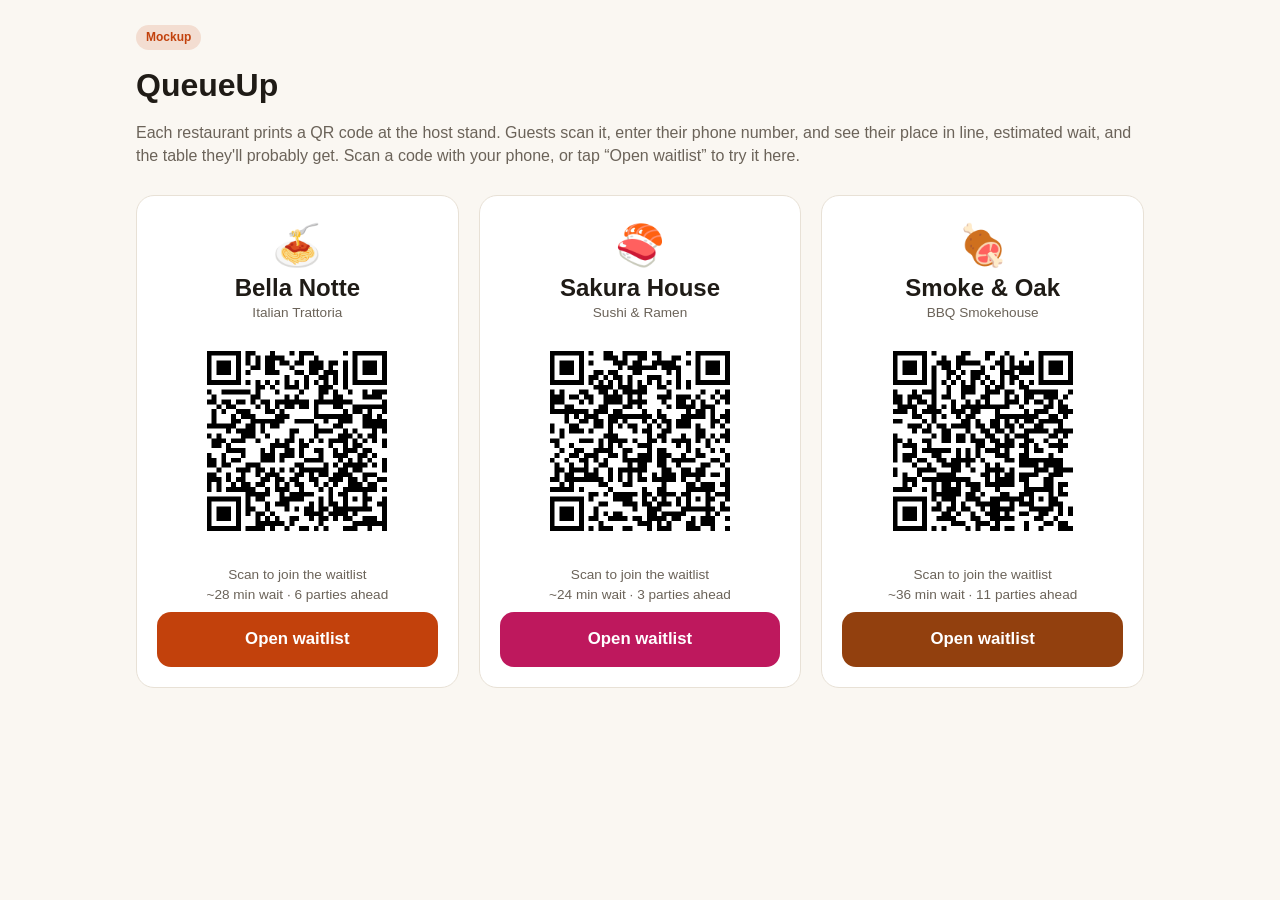
<file: restaurant-queue/index.html>
<!doctype html>
<html lang="en">
<head>
  <meta charset="utf-8">
  <meta name="viewport" content="width=device-width, initial-scale=1">
  <title>QueueUp — Restaurant Waitlist</title>
  <link rel="stylesheet" href="styles.css">
  <script src="qrcode.min.js"></script>
  <script src="data.js"></script>
</head>
<body>
  <main class="wrap wide">
    <header class="stack" style="margin-bottom:28px">
      <span class="pill">Mockup</span>
      <h1>QueueUp</h1>
      <p class="muted">Each restaurant prints a QR code at the host stand. Guests scan it, enter their phone number,
        and see their place in line, estimated wait, and the table they'll probably get.
        Scan a code with your phone, or tap “Open waitlist” to try it here.</p>
    </header>
    <section class="grid" id="posters"></section>
  </main>

  <script>
    const base = new URL("join.html", location.href);
    const posters = document.getElementById("posters");

    for (const [id, r] of Object.entries(RESTAURANTS)) {
      const url = new URL(base);
      url.searchParams.set("r", id);

      const card = document.createElement("article");
      card.className = "card poster";
      card.style.setProperty("--accent", r.accent);
      card.innerHTML = `
        <div style="font-size:40px">${r.emoji}</div>
        <h2>${r.name}</h2>
        <p class="muted small">${r.cuisine}</p>
        <div class="qr"></div>
        <p class="small muted">Scan to join the waitlist<br>
          ~${(r.partiesAhead + 1) * r.minutesPerParty} min wait · ${r.partiesAhead} parties ahead</p>
        <a class="btn" href="${url}">Open waitlist</a>`;
      posters.appendChild(card);

      const qrBox = card.querySelector(".qr");
      if (window.QRCode) {
        new QRCode(qrBox, { text: url.href, width: 360, height: 360, correctLevel: QRCode.CorrectLevel.M });
      } else {
        qrBox.textContent = "QR library failed to load";
      }
    }
  </script>
</body>
</html>
</file>
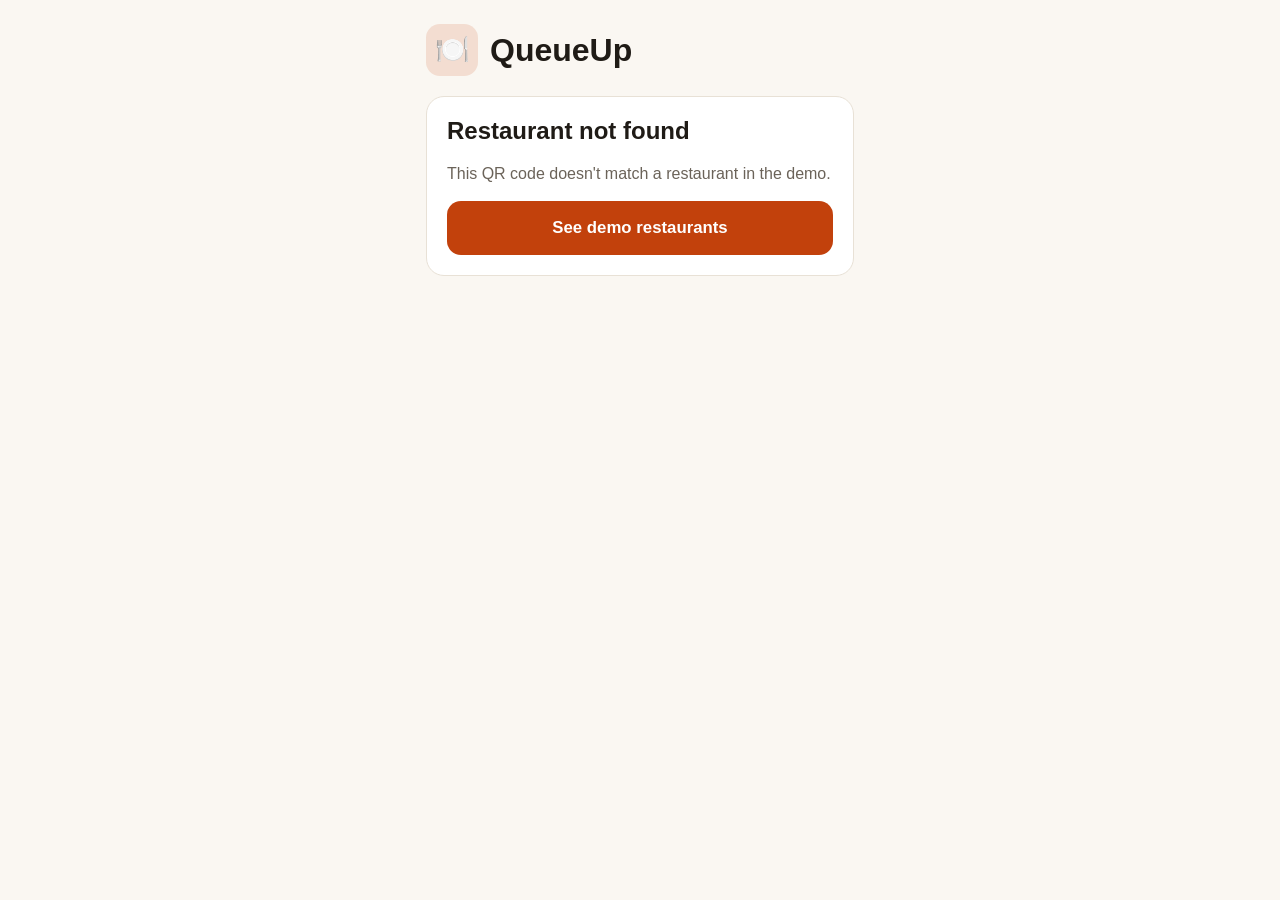
<file: restaurant-queue/join.html>
<!doctype html>
<html lang="en">
<head>
  <meta charset="utf-8">
  <meta name="viewport" content="width=device-width, initial-scale=1">
  <title>Join the Waitlist</title>
  <link rel="stylesheet" href="styles.css">
  <script src="data.js"></script>
</head>
<body>
  <main class="wrap">
    <header class="brand">
      <div class="logo" id="logo"></div>
      <div>
        <h1 id="name">Restaurant</h1>
        <p class="muted small" id="cuisine"></p>
      </div>
    </header>

    <!-- Unknown restaurant -->
    <section id="notFound" class="card stack" hidden>
      <h2>Restaurant not found</h2>
      <p class="muted">This QR code doesn't match a restaurant in the demo.</p>
      <a class="btn" href="index.html">See demo restaurants</a>
    </section>

    <!-- Step 1: join form -->
    <form id="joinForm" class="card stack" hidden novalidate>
      <div>
        <h2>Join the waitlist</h2>
        <p class="muted small" id="lineSummary"></p>
      </div>
      <div>
        <label for="phone">Phone number</label>
        <input id="phone" type="tel" inputmode="numeric" autocomplete="tel" placeholder="(555) 123-4567">
        <div class="error" id="phoneError"></div>
      </div>
      <div>
        <label>Party size</label>
        <div class="party" id="party"></div>
      </div>
      <button class="btn" type="submit">Get my place in line</button>
      <p class="muted small" style="text-align:center">We'll text you when your table is ready.</p>
    </form>

    <!-- Step 2: status -->
    <section id="status" class="stack" hidden>
      <div class="card hero" id="heroCard">
        <p class="label" id="heroLabel">Your place in line</p>
        <p class="big" id="position">#7</p>
        <p class="muted" id="heroSub"></p>
        <p class="muted small" id="heroPhone"></p>
        <div class="progress"><div id="bar" style="width:0%"></div></div>
      </div>

      <div class="stats">
        <div class="card stat">
          <p class="label muted small">Est. wait</p>
          <p class="val" id="wait">—</p>
        </div>
        <div class="card stat">
          <p class="label muted small">Likely table</p>
          <p class="val" id="tableName">—</p>
        </div>
      </div>

      <div class="card">
        <h3>Where you'll probably sit</h3>
        <p class="muted small" id="tableNote"></p>
        <div class="floor" id="floor"><span class="door">Entrance</span></div>
        <div class="legend">
          <span style="--c:var(--accent)">Your table</span>
          <span style="--c:var(--warn)">Finishing soon</span>
          <span style="--c:var(--busy)">Occupied</span>
          <span class="res">Reserved</span>
        </div>
      </div>

      <button class="btn ghost" id="leave">Leave the waitlist</button>
      <p class="muted small" style="text-align:center">Demo: the line moves up one spot every 10 seconds.</p>
    </section>
  </main>

  <script>
    const TICK_MS = 10000; // demo speed: one party seated every 10s
    let timer;
    const $ = id => document.getElementById(id);

    const id = new URLSearchParams(location.search).get("r");
    const r = RESTAURANTS[id];
    const storeKey = "queueup:" + id;

    if (!r) {
      $("name").textContent = "QueueUp";
      $("logo").textContent = "🍽️";
      $("notFound").hidden = false;
    } else {
      document.documentElement.style.setProperty("--accent", r.accent);
      document.title = `Join the Waitlist · ${r.name}`;
      $("name").textContent = r.name;
      $("cuisine").textContent = r.cuisine;
      $("logo").textContent = r.emoji;
      load() ? showStatus() : showForm();
    }

    // ---------- storage ----------
    function load() {
      try { return JSON.parse(localStorage.getItem(storeKey)); } catch { return null; }
    }
    function save(entry) {
      try { localStorage.setItem(storeKey, JSON.stringify(entry)); } catch {}
      window.__entry = entry; // fallback if storage is blocked
    }
    function clear() {
      try { localStorage.removeItem(storeKey); } catch {}
      window.__entry = null;
    }

    // ---------- step 1 ----------
    function showForm() {
      $("status").hidden = true;
      $("joinForm").hidden = false;
      $("lineSummary").textContent =
        `${r.partiesAhead} parties ahead · about ${(r.partiesAhead + 1) * r.minutesPerParty} min wait`;

      let partySize = 2;
      const party = $("party");
      party.innerHTML = "";
      ["1", "2", "3", "4", "5", "6+"].forEach((label, i) => {
        const b = document.createElement("button");
        b.type = "button";
        b.textContent = label;
        b.setAttribute("aria-pressed", i + 1 === partySize);
        b.onclick = () => {
          partySize = i + 1;
          party.querySelectorAll("button").forEach(x => x.setAttribute("aria-pressed", x === b));
        };
        party.appendChild(b);
      });

      const phone = $("phone");
      phone.oninput = () => {
        const d = phone.value.replace(/\D/g, "").slice(0, 10);
        phone.value =
          d.length > 6 ? `(${d.slice(0, 3)}) ${d.slice(3, 6)}-${d.slice(6)}` :
          d.length > 3 ? `(${d.slice(0, 3)}) ${d.slice(3)}` :
          d.length ? `(${d}` : "";
        $("phoneError").textContent = "";
      };

      $("joinForm").onsubmit = e => {
        e.preventDefault();
        const digits = phone.value.replace(/\D/g, "");
        if (digits.length !== 10) {
          $("phoneError").textContent = "Please enter a 10-digit phone number.";
          phone.focus();
          return;
        }
        save({ phone: digits, partySize, joinedAt: Date.now() });
        showStatus();
      };
    }

    // ---------- step 2 ----------
    function showStatus() {
      const entry = load() || window.__entry;
      $("joinForm").hidden = true;
      $("status").hidden = false;

      const table = guessTable(r, entry.partySize);
      $("tableName").textContent = "#" + table.id;
      $("tableNote").textContent =
        `Table ${table.id} seats ${table.seats}` +
        (table.status === "finishing" ? " and is finishing up soon." : ". Your best fit for a party of " + entry.partySize + ".");
      drawFloor(table);

      const startPos = r.partiesAhead + 1;
      const render = () => {
        const moved = Math.floor((Date.now() - entry.joinedAt) / TICK_MS);
        const pos = Math.max(startPos - moved, 0);
        const masked = `(${entry.phone.slice(0, 3)}) •••-${entry.phone.slice(6)}`;

        if (pos === 0) {
          $("heroCard").classList.add("ready");
          $("heroLabel").textContent = "Your table is ready!";
          $("position").textContent = "🎉";
          $("heroSub").textContent = `Head to the host stand — Table ${table.id} is waiting. We texted ${masked}.`;
          $("wait").innerHTML = "Now";
          $("heroPhone").textContent = "";
          $("bar").style.width = "100%";
          clearInterval(timer);
          return;
        }
        $("heroCard").classList.remove("ready");
        $("heroLabel").textContent = "Your place in line";
        $("position").textContent = "#" + pos;
        $("heroSub").textContent =
          (pos === 1 ? "You're next!" : `${pos - 1} ${pos - 1 === 1 ? "party" : "parties"} ahead of you`) +
          ` · party of ${entry.partySize}`;
        $("heroPhone").textContent = masked;
        $("wait").innerHTML = `${pos * r.minutesPerParty}<small> min</small>`;
        $("bar").style.width = `${((startPos - pos) / startPos) * 100}%`;
      };
      render();
      clearInterval(timer);
      timer = setInterval(render, 1000);
    }

    function drawFloor(mine) {
      const floor = $("floor");
      floor.querySelectorAll(".table").forEach(t => t.remove());
      for (const t of r.tables) {
        const el = document.createElement("div");
        el.className = `table ${t.shape} ${t.status}` + (t === mine ? " mine" : "");
        el.style.left = t.x + "%";
        el.style.top = t.y + "%";
        el.textContent = t.id;
        el.title = `Table ${t.id} · ${t.seats} seats · ${t.status}`;
        floor.appendChild(el);
      }
    }

    $("leave").onclick = () => {
      if (!confirm("Leave the waitlist? You'll lose your spot.")) return;
      clearInterval(timer);
      clear();
      $("heroCard").classList.remove("ready");
      showForm();
    };
  </script>
</body>
</html>
</file>
<file: restaurant-queue/styles.css>
:root {
  --bg: #faf7f2;
  --card: #ffffff;
  --text: #1f1b16;
  --muted: #6b6359;
  --border: #e8e1d6;
  --accent: #c2410c;
  --ok: #15803d;
  --warn: #d97706;
  --busy: #9ca3af;
  --radius: 18px;
}
@media (prefers-color-scheme: dark) {
  :root {
    --bg: #15120f;
    --card: #211d19;
    --text: #f5efe6;
    --muted: #a89f93;
    --border: #3a332c;
    --busy: #57534e;
  }
}
* { box-sizing: border-box; }
body {
  margin: 0;
  font-family: -apple-system, BlinkMacSystemFont, "Segoe UI", Roboto, Helvetica, Arial, sans-serif;
  background: var(--bg);
  color: var(--text);
  line-height: 1.45;
}
.wrap { max-width: 460px; margin: 0 auto; padding: 24px 16px 48px; }
.wrap.wide { max-width: 1040px; }
h1, h2, h3 { margin: 0; line-height: 1.2; }
p { margin: 0; }
.muted { color: var(--muted); }
.small { font-size: 0.85rem; }

.card {
  background: var(--card);
  border: 1px solid var(--border);
  border-radius: var(--radius);
  padding: 20px;
}
.stack > * + * { margin-top: 16px; }

/* Header */
.brand { display: flex; align-items: center; gap: 12px; margin-bottom: 20px; }
.brand .logo {
  width: 52px; height: 52px; border-radius: 14px;
  display: grid; place-items: center; font-size: 28px;
  background: color-mix(in srgb, var(--accent) 14%, transparent);
}

/* Form */
label { display: block; font-weight: 600; margin-bottom: 6px; }
input[type="tel"] {
  width: 100%; font-size: 1.25rem; padding: 14px 16px;
  border-radius: 12px; border: 1.5px solid var(--border);
  background: var(--bg); color: var(--text); letter-spacing: 0.04em;
}
input[type="tel"]:focus { outline: none; border-color: var(--accent); }
.error { color: #dc2626; font-size: 0.85rem; min-height: 1.2em; margin-top: 6px; }

.party { display: grid; grid-template-columns: repeat(6, 1fr); gap: 8px; }
.party button {
  padding: 12px 0; font-size: 1rem; font-weight: 600; border-radius: 12px;
  border: 1.5px solid var(--border); background: var(--bg); color: var(--text); cursor: pointer;
}
.party button[aria-pressed="true"] { border-color: var(--accent); background: var(--accent); color: #fff; }

.btn {
  display: block; width: 100%; text-align: center; text-decoration: none;
  padding: 15px; font-size: 1.05rem; font-weight: 700; border: 0; border-radius: 14px;
  background: var(--accent); color: #fff; cursor: pointer;
}
.btn.ghost { background: transparent; color: var(--muted); border: 1.5px solid var(--border); font-weight: 600; }
.btn:disabled { opacity: 0.5; cursor: not-allowed; }

/* Status */
.hero { text-align: center; padding: 28px 20px; }
.hero .big { font-size: 4.5rem; font-weight: 800; color: var(--accent); line-height: 1; }
.hero .label { text-transform: uppercase; letter-spacing: 0.12em; font-size: 0.75rem; font-weight: 700; color: var(--muted); }
.stats { display: grid; grid-template-columns: 1fr 1fr; gap: 12px; }
.stat { text-align: center; padding: 16px 12px; }
.stat .val { font-size: 1.8rem; font-weight: 800; }
.stat .val small { font-size: 0.9rem; font-weight: 600; color: var(--muted); }

.progress { height: 8px; border-radius: 99px; background: var(--border); overflow: hidden; margin-top: 18px; }
.progress > div { height: 100%; background: var(--accent); border-radius: 99px; transition: width 0.6s ease; }

.ready { background: var(--ok); color: #fff; border-color: transparent; text-align: center; }
.ready .big { color: #fff; }

/* Floor plan */
.floor {
  position: relative; width: 100%; aspect-ratio: 1 / 0.85;
  background:
    repeating-linear-gradient(45deg, transparent 0 12px, color-mix(in srgb, var(--border) 40%, transparent) 12px 13px),
    var(--bg);
  border: 1.5px solid var(--border); border-radius: 14px; margin-top: 12px;
}
.floor .door {
  position: absolute; bottom: -2px; left: 50%; transform: translateX(-50%);
  background: var(--card); padding: 0 10px; font-size: 0.7rem; color: var(--muted);
  letter-spacing: 0.1em; text-transform: uppercase;
}
.table {
  position: absolute; display: grid; place-items: center;
  font-size: 0.75rem; font-weight: 700; color: #fff; background: var(--busy);
  width: 14%; aspect-ratio: 1; border-radius: 8px;
}
.table.round { border-radius: 50%; width: 11%; }
.table.long { width: 28%; aspect-ratio: 2.2 / 1; }
.table.finishing { background: var(--warn); }
.table.reserved { background: transparent; color: var(--muted); border: 2px dashed var(--busy); }
.table.mine {
  background: var(--accent); outline: 3px solid var(--accent); outline-offset: 3px;
  animation: pulse 1.6s ease-in-out infinite; z-index: 2;
}
@keyframes pulse { 50% { outline-offset: 7px; } }
.legend { display: flex; flex-wrap: wrap; gap: 14px; margin-top: 12px; font-size: 0.8rem; color: var(--muted); }
.legend span::before {
  content: ""; display: inline-block; width: 10px; height: 10px; border-radius: 3px;
  margin-right: 6px; vertical-align: -1px; background: var(--c);
}

/* QR landing */
.grid { display: grid; gap: 20px; grid-template-columns: repeat(auto-fill, minmax(280px, 1fr)); }
.poster { text-align: center; }
.qr { display: inline-block; padding: 12px; background: #fff; border-radius: 12px; margin: 16px 0; }
.qr img, .qr canvas { display: block; width: 180px; height: 180px; }
.poster .btn { margin-top: 8px; }
.pill {
  display: inline-block; padding: 4px 10px; border-radius: 99px; font-size: 0.75rem; font-weight: 700;
  background: color-mix(in srgb, var(--accent) 14%, transparent); color: var(--accent);
}
[hidden] { display: none !important; }
.legend span.res::before { background: transparent; border: 1.5px dashed var(--busy); width: 8px; height: 8px; }
</file>
